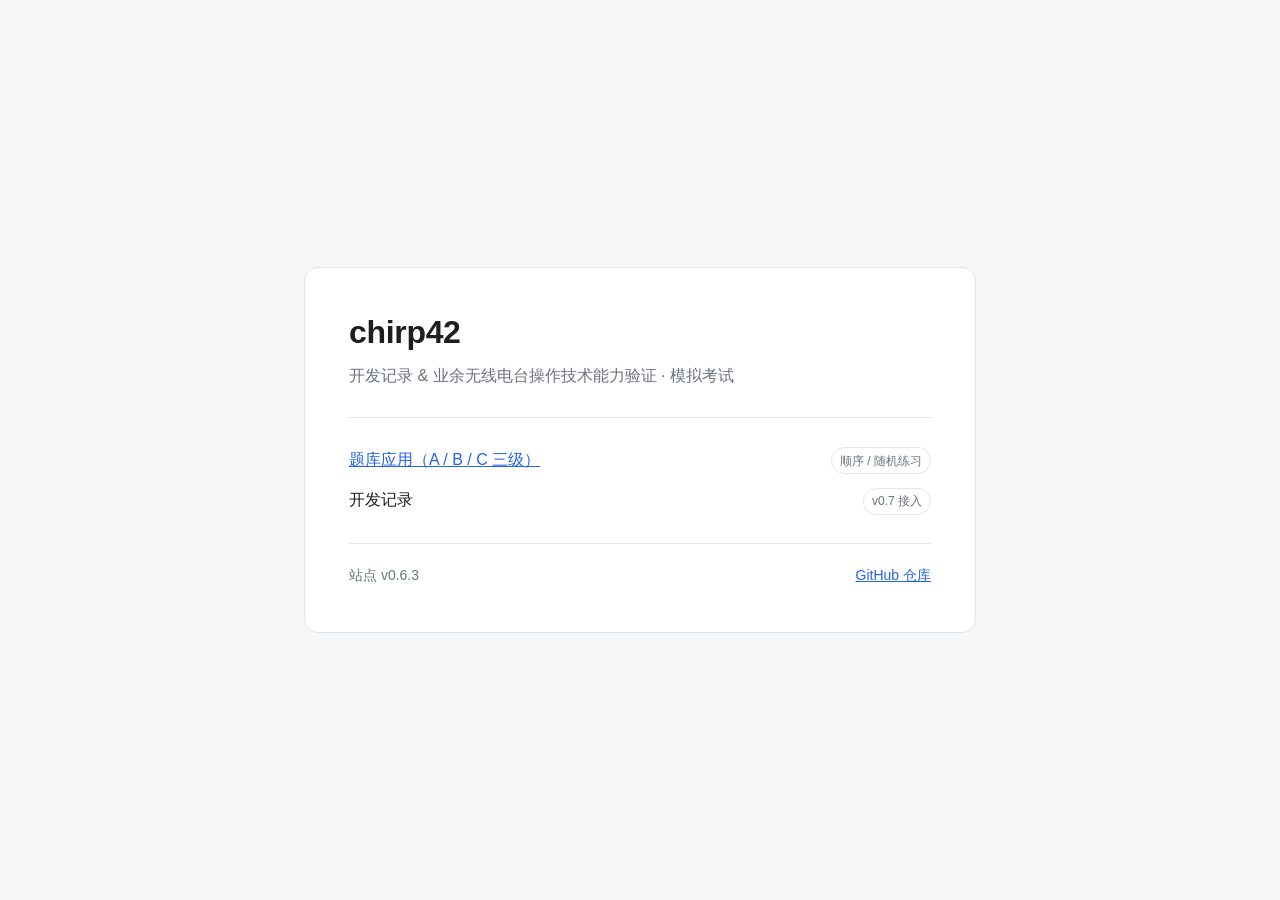
<file: index.html>
<!DOCTYPE html>
<html lang="zh-CN">
<head>
<meta charset="utf-8">
<meta name="viewport" content="width=device-width, initial-scale=1">
<meta name="color-scheme" content="light dark">
<title>chirp42 · 开发记录与业余无线电题库</title>
<meta name="description" content="开发记录与业余无线电台操作技术能力验证模拟考试。">
<style>
  :root {
    --bg: #f6f7f9;
    --fg: #1c1e21;
    --muted: #6b7280;
    --card: #ffffff;
    --line: #e3e5e9;
    --accent: #2563eb;
  }
  @media (prefers-color-scheme: dark) {
    :root {
      --bg: #16181c;
      --fg: #e8eaed;
      --muted: #9aa0a6;
      --card: #1f2227;
      --line: #303338;
      --accent: #7aa2f7;
    }
  }
  * { box-sizing: border-box; }
  html { -webkit-text-size-adjust: 100%; }
  body {
    margin: 0;
    min-height: 100vh;
    display: flex;
    align-items: center;
    justify-content: center;
    padding: 2rem 1.25rem;
    background: var(--bg);
    color: var(--fg);
    font: 16px/1.7 -apple-system, BlinkMacSystemFont, "Segoe UI", "Microsoft YaHei", "PingFang SC", "Hiragino Sans GB", sans-serif;
  }
  main {
    width: 100%;
    max-width: 42rem;
    background: var(--card);
    border: 1px solid var(--line);
    border-radius: 14px;
    padding: clamp(1.5rem, 5vw, 2.75rem);
  }
  h1 {
    margin: 0;
    font-size: clamp(1.5rem, 5vw, 2rem);
    line-height: 1.3;
    letter-spacing: -0.01em;
  }
  .sub { margin: .5rem 0 0; color: var(--muted); }
  .rule { height: 1px; background: var(--line); border: 0; margin: 1.75rem 0; }
  ul { margin: 0; padding: 0; list-style: none; display: grid; gap: .75rem; }
  li {
    display: flex;
    gap: .75rem;
    align-items: baseline;
    justify-content: space-between;
    flex-wrap: wrap;
  }
  .soon { color: var(--muted); }
  .tag {
    font-size: .75rem;
    padding: .15rem .5rem;
    border: 1px solid var(--line);
    border-radius: 999px;
    color: var(--muted);
    white-space: nowrap;
  }
  footer {
    margin-top: 1.75rem;
    padding-top: 1.25rem;
    border-top: 1px solid var(--line);
    display: flex;
    gap: .75rem;
    justify-content: space-between;
    flex-wrap: wrap;
    font-size: .875rem;
    color: var(--muted);
  }
  a { color: var(--accent); }
  a:focus-visible { outline: 2px solid var(--accent); outline-offset: 2px; border-radius: 4px; }
</style>
</head>
<body>
<main>
  <h1>chirp42</h1>
  <p class="sub">开发记录 &amp; 业余无线电台操作技术能力验证 · 模拟考试</p>

  <hr class="rule">

  <ul>
    <li>
      <a href="/quiz/">题库应用（A / B / C 三级）</a>
      <span class="tag">顺序 / 随机练习</span>
    </li>
    <li>
      <span>开发记录</span>
      <span class="tag soon">v0.7 接入</span>
    </li>
  </ul>

  <footer>
    <span>站点 v0.6.3</span>
    <span><a href="https://github.com/chirp42/chirp42.github.io">GitHub 仓库</a></span>
  </footer>
</main>
</body>
</html>
</file>
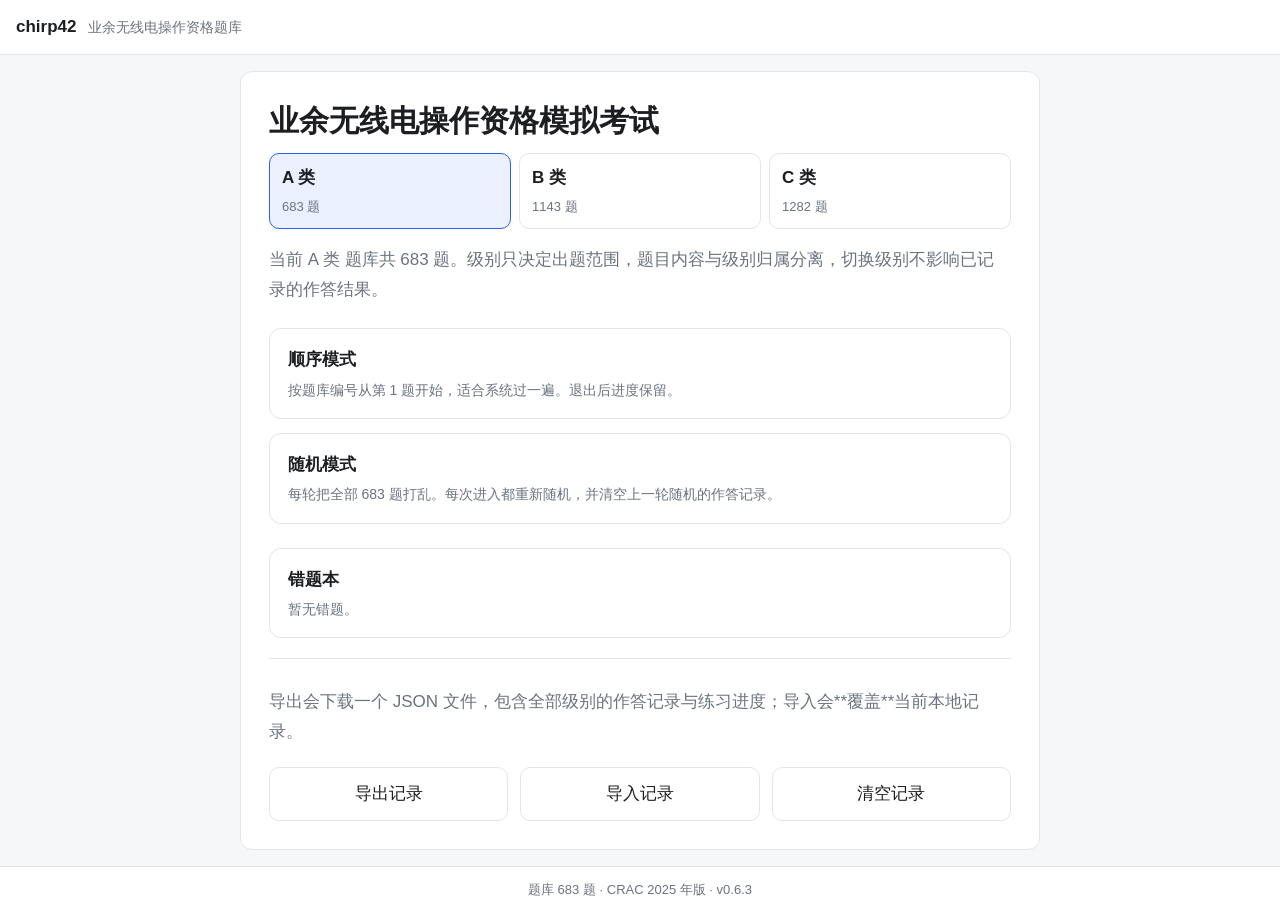
<file: quiz/index.html>
<!DOCTYPE html>
<html lang="zh-CN">
<head>
<meta charset="utf-8">
<meta name="viewport" content="width=device-width, initial-scale=1">
<meta name="color-scheme" content="light dark">
<title>业余无线电操作资格模拟考试</title>
<meta name="description" content="CRAC 业余无线电台操作技术能力验证题库练习。">
<!-- 静态资源带版本参数：站点没有构建步骤，无法自动生成内容哈希，
     所以每次发版手动改这里的 v= 值，否则浏览器（尤其手机）会一直用旧的
     app.js / style.css。改版本号时三处一起改：这里两处 + index.html 页脚。 -->
<link rel="stylesheet" href="style.css?v=0.6.3">
</head>
<body>
<header class="topbar">
  <a class="brand" href="/">chirp42</a>
  <span class="topbar-title">业余无线电操作资格题库</span>
</header>

<main id="main" class="wrap">
  <!-- 应用内容由 app.js 渲染；无 JS 时给出提示 -->
  <section class="card">
    <h1>业余无线电操作资格模拟考试</h1>
    <p class="note" id="boot">正在载入题库…</p>
  </section>
</main>

<footer class="footbar">
  <span id="foot-stat">题库来自 CRAC《业余无线电台操作技术能力验证题库（2025 年版）》</span>
</footer>

<script src="app.js?v=0.6.3"></script>
</body>
</html>
</file>
<file: quiz/style.css>
/* 业余无线电操作资格模拟考试 —— 移动端优先，无构建 */

/*
 * 设计令牌。颜色与字号只在这里定义，别处一律引用变量：
 * 之前散落着 13 种字号取值（含 .8125 / 1.0625 这类 1/16 碎值）和 5 个
 * 硬编码颜色，改一处要翻遍全文，深色模式也容易漏。
 */
:root {
  --bg: #f6f7f9;
  --fg: #1c1e21;
  --muted: #6b7280;
  --card: #ffffff;
  --line: #e3e5e9;
  --accent: #2563eb;
  --accent-soft: #eaf0fe;
  --ok: #15803d;
  --ok-soft: #e8f6ec;
  --bad: #b91c1c;
  --bad-soft: #fdeaea;
  /* 答题卡「当前题」的强调色（黄圈）。与对错色系不冲突。 */
  --spot: #d9a300;
  /* 主按钮上的文字色 */
  --on-accent: #fff;

  --radius: 12px;
  --radius-sm: 10px;

  /* 字号尺度：6 档，全部走变量 */
  --text-xs: .8125rem;   /* 13px 标签、角标 */
  --text-sm: .875rem;    /* 14px 说明、次要信息 */
  --text-base: 1rem;     /* 16px 信息行 */
  --text-md: 1.0625rem;  /* 17px 选项字母、按钮 */
  --text-lg: 1.25rem;    /* 20px 题干 */
  --text-xl: 1.4rem;     /* 标题（配合 clamp 放大） */

  /* 布局断点数值（仅供注释参考，媒体查询里必须写字面量） */
}

@media (prefers-color-scheme: dark) {
  :root {
    --bg: #16181c;
    --fg: #e8eaed;
    --muted: #9aa0a6;
    --card: #1f2227;
    --line: #303338;
    --accent: #7aa2f7;
    --accent-soft: #24314a;
    --ok: #6ee7a0;
    --ok-soft: #1d3327;
    --bad: #fca5a5;
    --bad-soft: #3a2222;
    --spot: #f2c94c;
    --on-accent: #10131a;
  }
}

* { box-sizing: border-box; }

html {
  -webkit-text-size-adjust: 100%;
}

body {
  margin: 0;
  min-height: 100vh;
  display: flex;
  flex-direction: column;
  background: var(--bg);
  color: var(--fg);
  font: 17px/1.75 -apple-system, BlinkMacSystemFont, "Segoe UI", "Microsoft YaHei",
        "PingFang SC", "Hiragino Sans GB", sans-serif;
}

/* ---------------- 顶栏与底栏 ---------------- */

.topbar {
  display: flex;
  align-items: center;
  gap: .75rem;
  padding: .75rem 1rem;
  border-bottom: 1px solid var(--line);
  background: var(--card);
  position: sticky;
  top: 0;
  z-index: 10;
}

.brand {
  font-weight: 600;
  color: var(--fg);
  text-decoration: none;
}

.topbar-title {
  color: var(--muted);
  font-size: var(--text-sm);
}

.footbar {
  margin-top: auto;
  padding: .75rem 1rem calc(.75rem + env(safe-area-inset-bottom));
  border-top: 1px solid var(--line);
  background: var(--card);
  color: var(--muted);
  font-size: var(--text-xs);
  text-align: center;
}

/* ---------------- 布局 ---------------- */

/*
 * 宽度分级：练习页是双栏（题干 + 答题卡），需要更宽；
 * 其余页面（首页、错题本、成绩）是单栏，太宽反而不好读。
 */
.wrap {
  width: 100%;
  max-width: 52rem;
  margin: 0 auto;
  padding: 1rem;
}

.wrap.is-wide { max-width: 76rem; }

.card {
  background: var(--card);
  border: 1px solid var(--line);
  border-radius: var(--radius);
  padding: clamp(1rem, 4vw, 1.75rem);
}

h1 {
  margin: 0 0 .75rem;
  font-size: clamp(var(--text-xl), 5vw, 1.9rem);
  line-height: 1.35;
}

.note {
  color: var(--muted);
  margin: .5rem 0 0;
}

.note.error { color: var(--bad); }

/* ---------------- 级别选择 ---------------- */

.levels {
  display: flex;
  gap: .5rem;
  margin: 0 0 1rem;
}

.level {
  flex: 1;
  display: flex;
  flex-direction: column;
  gap: .15rem;
  align-items: flex-start;
  min-height: 48px;
  padding: .6rem .75rem;
  border: 1px solid var(--line);
  border-radius: var(--radius-sm);
  background: var(--card);
  color: var(--fg);
  font: inherit;
  text-align: left;
  cursor: pointer;
}

.level:hover:not(:disabled) {
  border-color: var(--accent);
  background: var(--accent-soft);
}

.level.is-current {
  border-color: var(--accent);
  background: var(--accent-soft);
  cursor: default;
}

.level:disabled { opacity: 1; }

.level-name { font-weight: 600; }

.level-meta {
  font-size: var(--text-xs);
  color: var(--muted);
}

/* ---------------- 通用按钮 ---------------- */

.btn {
  display: inline-flex;
  align-items: center;
  justify-content: center;
  min-height: 54px;
  padding: .7rem 1.5rem;
  font-size: var(--text-md);
  border: 1px solid var(--line);
  border-radius: var(--radius-sm);
  background: var(--card);
  color: var(--fg);
  font: inherit;
  font-weight: 500;
  cursor: pointer;
}

.btn:hover:not(:disabled) { border-color: var(--accent); }

.btn:disabled {
  opacity: .5;
  cursor: not-allowed;
}

.btn:focus-visible {
  outline: 2px solid var(--accent);
  outline-offset: 2px;
}

.btn-primary {
  background: var(--accent);
  border-color: var(--accent);
  color: var(--on-accent);
}

.btn-primary:hover:not(:disabled) { filter: brightness(1.08); }

.btn-block { width: 100%; }

/* 进度条里的小号按钮（结束） */
.btn-small {
  min-height: 0;
  padding: .2rem .7rem;
  font-size: var(--text-xs);
}

/* ---------------- 模式选择 ---------------- */

.modes {
  display: grid;
  gap: .875rem;
  margin-top: 1.5rem;
}

.mode {
  display: block;
  width: 100%;
  text-align: left;
  padding: 1rem 1.1rem;
  border: 1px solid var(--line);
  border-radius: var(--radius);
  background: var(--card);
  color: var(--fg);
  font: inherit;
  cursor: pointer;
}

.mode:hover:not(:disabled) {
  border-color: var(--accent);
  background: var(--accent-soft);
}

.mode:disabled { opacity: .45; cursor: not-allowed; }

.mode-name { display: block; font-weight: 600; }

.mode-desc {
  display: block;
  color: var(--muted);
  font-size: var(--text-sm);
  margin-top: .15rem;
}

/* ---------------- 练习页布局（题干 + 答题卡，同一张卡片内） ---------------- */

/*
 * 卡片内部的两栏：左侧题干与选项，右侧答题卡区块。
 * 窄屏自动堆叠成一列（此时答题卡的分隔线转成顶部横线）。
 * 用 stretch 让两栏等高——否则右栏内容更高、左栏更矮，顶边看起来不齐。
 */
.practice {
  display: grid;
  grid-template-columns: 1fr;
  gap: 1.5rem;
  align-items: stretch;
}

.q-side { min-width: 0; }

@media (min-width: 64rem) {
  /* 左栏可伸缩，右栏随屏幕变宽（参考图里右栏约占三分之一） */
  .practice { grid-template-columns: minmax(0, 1fr) clamp(24rem, 28vw, 30rem); }
}

/* 窄屏的答题卡规则集中在文件末尾的「浮动面板」一节，这里不再重复。 */

/* ---------------- 进度与题干 ---------------- */

.progress {
  display: flex;
  align-items: baseline;
  justify-content: space-between;
  gap: .5rem;
  color: var(--muted);
  font-size: var(--text-sm);
  margin-bottom: .75rem;
}

/* 题号与正文两列。题号列宽固定，题干与选项文字因此左对齐。 */
.q-row {
  display: grid;
  grid-template-columns: 2rem minmax(0, 1fr);
  align-items: start;
}

.q-num {
  font-weight: 600;
  line-height: 1.75;
  color: var(--fg);
}

.q-body { min-width: 0; }

/* 错题本里的章节号等宽显示（练习页已不显示章节） */
.chapter {
  font-family: ui-monospace, SFMono-Regular, Menlo, Consolas, monospace;
}

/* 判定反馈的容器，占据选项与按钮之间 */
.verdict-slot { margin-top: 1rem; }

.verdict-slot:empty { margin-top: 0; }

/* 题型标签一行 */
.qtypes {
  display: flex;
  flex-wrap: wrap;
  gap: .35rem;
  margin-bottom: .6rem;
}

.qtext {
  margin: 0 0 1.1rem;
  font-size: var(--text-lg);
  line-height: 1.8;
  white-space: pre-wrap;
  overflow-wrap: anywhere;
}

.qtype {
  display: inline-block;
  font-size: var(--text-xs);
  color: var(--muted);
  border: 1px solid var(--line);
  border-radius: 999px;
  padding: .1rem .5rem;
  margin-bottom: .75rem;
}

/* ---------------- 选项 ---------------- */

.options {
  display: grid;
  gap: .7rem;
  margin: 0;
  padding: 0;
  border: 0;
}

.opt {
  display: flex;
  align-items: flex-start;
  gap: .8rem;
  min-height: 56px;
  padding: .9rem 1.05rem;
  border: 1px solid var(--line);
  border-radius: var(--radius-sm);
  background: var(--card);
  cursor: pointer;
}

.opt:hover { border-color: var(--accent); }

.opt input {
  flex: none;
  width: 1.3rem;
  height: 1.3rem;
  margin: .28rem 0 0;
  accent-color: var(--accent);
}

.opt-key {
  flex: none;
  font-weight: 600;
  color: var(--muted);
  min-width: 1.25rem;
  font-size: var(--text-md);
}

.opt-text {
  overflow-wrap: anywhere;
}

.opt.is-selected {
  border-color: var(--accent);
  background: var(--accent-soft);
}

.opt.is-correct {
  border-color: var(--ok);
  background: var(--ok-soft);
}

.opt.is-wrong {
  border-color: var(--bad);
  background: var(--bad-soft);
}

/* 判定后禁用点击，但仍可读 */
.opt.is-locked { cursor: default; }
.opt.is-locked:hover { border-color: var(--line); }
.opt.is-correct.is-locked:hover { border-color: var(--ok); }
.opt.is-wrong.is-locked:hover { border-color: var(--bad); }

/* ---------------- 判定与操作区 ---------------- */

.verdict {
  margin-top: 1rem;
  padding: .85rem 1rem;
  border-radius: var(--radius-sm);
  border: 1px solid var(--line);
  font-weight: 500;
}

.verdict.ok {
  border-color: var(--ok);
  background: var(--ok-soft);
  color: var(--ok);
}

.verdict.bad {
  border-color: var(--bad);
  background: var(--bad-soft);
  color: var(--bad);
}

.verdict .answer {
  display: block;
  margin-top: .35rem;
  font-weight: 400;
  color: var(--fg);
  font-size: var(--text-sm);
}

.actions {
  display: flex;
  gap: .75rem;
  margin-top: 1.25rem;
}

.actions .btn { flex: 1; }

/* ---------------- 成绩页 ---------------- */

.summary {
  margin: .75rem 0 .25rem;
  border: 1px solid var(--line);
  border-radius: var(--radius);
  overflow: hidden;
}

.summary-row {
  display: flex;
  align-items: baseline;
  gap: .75rem;
  padding: .6rem .8rem;
  border-top: 1px solid var(--line);
}

.summary-row:first-child { border-top: 0; }

.summary-name {
  flex: none;
  min-width: 4.5rem;
  font-weight: 600;
}

.summary-val {
  color: var(--muted);
  font-size: var(--text-sm);
}

/* ---------------- 答题卡 ---------------- */

/*
 * 答题卡已并入题目卡片，是卡片内部的一个区块（不是另一张卡片）。
 * 宽屏时靠一条左侧分隔线与题干分开；窄屏堆叠时分隔线转到顶部（见文末媒体查询）。
 */
.sheet {
  border-left: 1px solid var(--line);
  padding-left: clamp(1rem, 2.5vw, 1.75rem);
}

/* 面板标题：模式名 +（顺序模式下）「清空答题」按钮 */
.sheet-head {
  display: flex;
  align-items: center;
  justify-content: space-between;
  gap: .75rem;
  padding-bottom: .6rem;
  margin-bottom: .75rem;
  border-bottom: 1px solid var(--line);
}

.sheet-mode {
  font-size: var(--text-lg);
  font-weight: 700;
}

/* 标题右侧的按钮组（清空答题 / 收起） */
.sheet-head-btns {
  display: flex;
  align-items: center;
  gap: .5rem;
  flex: none;
}

/* 名称 + 值 的信息行 */
.meta-row {
  display: grid;
  grid-template-columns: 6rem minmax(0, 1fr);
  gap: .5rem;
  align-items: baseline;
  margin-bottom: .45rem;
  font-size: var(--text-base);
}

.meta-name { color: var(--muted); }

.meta-val {
  font-family: ui-monospace, SFMono-Regular, Menlo, Consolas, monospace;
  /* 数字等宽，进度变化时不会左右抖动 */
  font-variant-numeric: tabular-nums;
  word-break: break-all;
}

.sheet-stat {
  color: var(--muted);
  font-size: var(--text-sm);
  margin: .6rem 0 .75rem;
}

/* 题量大（B 级 1143、C 级 1282）时表格自身滚动，不挤压题目区 */
.sheet-grid {
  display: grid;
  grid-template-columns: repeat(auto-fill, minmax(2.6rem, 1fr));
  gap: .5rem;
  max-height: 26rem;
  overflow-y: auto;
  padding-right: .15rem;
  /* 格子里的数字字号：随格子宽度缩放，最多四位也放得下 */
  --cell-text: clamp(.72rem, 1.1vw, .9rem);
}

.sheet-cell {
  aspect-ratio: 1 / 1;
  display: flex;
  align-items: center;
  justify-content: center;
  padding: 0;
  border: 1px solid var(--line);
  border-radius: 50%;
  background: var(--card);
  color: var(--fg);
  font: inherit;
  /*
   * 格子里是本轮序号（1..N，最多四位）。字号跟着格子宽度走，
   * 位数多时也能放得下。
   */
  font-size: var(--cell-text, .9rem);
  font-variant-numeric: tabular-nums;
  line-height: 1;
  cursor: pointer;
}

/* 已作答：实心边框，与未作答的淡色区分 */
.sheet-cell[data-answered="yes"] {
  border-width: 2px;
}

/* 未作答：底色压暗一点，一眼能看出还没做 */
.sheet-cell:not([data-answered]) {
  color: var(--muted);
  background: var(--bg);
}

.sheet-cell:hover {
  border-color: var(--accent);
  background: var(--accent-soft);
}

.sheet-cell.is-right {
  border-color: var(--ok);
  background: var(--ok-soft);
  color: var(--ok);
  font-weight: 600;
}

.sheet-cell.is-wrong {
  border-color: var(--bad);
  background: var(--bad-soft);
  color: var(--bad);
  font-weight: 600;
}

/* 当前题：黄圈，与对错色不冲突。点它等于原地不动，所以指针用默认。 */
.sheet-cell.is-current {
  border-color: var(--spot);
  box-shadow: inset 0 0 0 1px var(--spot);
  cursor: default;
}

.sheet-cell:focus-visible {
  outline: 2px solid var(--accent);
  outline-offset: 2px;
}

/* ---------------- 数据管理（导出 / 导入 / 清空） ---------------- */

.datatools {
  margin-top: 1.25rem;
  padding-top: 1.25rem;
  border-top: 1px solid var(--line);
}

/* 导入 / 导出的结果提示 */
.notice {
  margin: 1rem 0 0;
  padding: .7rem .9rem;
  border: 1px solid var(--accent);
  border-radius: var(--radius-sm);
  background: var(--accent-soft);
  font-size: var(--text-sm);
}

.notice.error {
  border-color: var(--bad);
  background: var(--bad-soft);
  color: var(--bad);
}

/* ---------------- 错题本 ---------------- */

.nb-list {
  display: grid;
  gap: .75rem;
  margin-top: 1rem;
}

.nb-item {
  padding: .85rem .95rem;
  border: 1px solid var(--line);
  border-radius: var(--radius-sm);
  background: var(--card);
}

.nb-text {
  margin: 0 0 .4rem;
  line-height: 1.7;
  overflow-wrap: anywhere;
}

.nb-item .note {
  margin: 0 0 .6rem;
  font-size: var(--text-xs);
}

/* ---------------- 窄屏：答题卡改为浮动面板 + 右下角唤出按钮 ---------------- */

/*
 * 手机上答题卡竖排堆在题目下方太高（最多 1282 个格子），改为：
 * 默认收起 → 右下角浮动按钮唤出 → 盖在内容上的浮动面板 → 再点收起。
 * 宽屏（>= 64rem）不受影响，右栏常驻显示。
 */

/* 唤出按钮与「收起」按钮：默认隐藏，只在窄屏的练习页出现 */
.sheet-fab { display: none; }
.sheet-close { display: none; }

/* 背景遮罩：点空白处也收起 */
.sheet-backdrop {
  position: fixed;
  inset: 0;
  z-index: 20;
  background: rgba(0, 0, 0, .35);
  display: none;
}

/* 底部悬浮操作条，便于单手操作 */
@media (max-width: 34rem) {
  .actions {
    position: sticky;
    bottom: 0;
    padding: .6rem 0 calc(.6rem + env(safe-area-inset-bottom));
    background: linear-gradient(to top, var(--card) 70%, transparent);
  }

  /* 极窄屏放不下数字时只留色块，仍可点 */
  .sheet-cell { font-size: 0; }
}

@media (max-width: 63.999rem) {
  /* 窄屏时答题卡不再是右栏的一部分，收起/展开全部由浮动面板规则接管 */

  .card.has-sheet .sheet-fab {
    display: inline-flex;
    position: fixed;
    right: 1rem;
    bottom: calc(1rem + env(safe-area-inset-bottom));
    z-index: 25;
    min-height: 52px;
    padding: 0 1.1rem;
    border-radius: 999px;
    box-shadow: 0 6px 20px rgba(0, 0, 0, .28);
  }

  /* 收起时答题卡不占位 */
  .card.has-sheet .sheet { display: none; }

  /* 展开：盖在内容上的浮动面板 */
  .card.has-sheet.is-sheet-open .sheet {
    display: block;
    position: fixed;
    left: 0;
    right: 0;
    bottom: 0;
    z-index: 30;
    max-height: 72vh;
    overflow-y: auto;
    padding: 1rem 1rem calc(1rem + env(safe-area-inset-bottom));
    background: var(--card);
    border: 0;
    border-top: 1px solid var(--line);
    border-radius: var(--radius) var(--radius) 0 0;
    box-shadow: 0 -8px 28px rgba(0, 0, 0, .22);
  }

  .card.has-sheet.is-sheet-open .sheet-backdrop { display: block; }

  /* 面板里标题吸顶，滚动时也能点到「收起」 */
  .card.has-sheet.is-sheet-open .sheet-head {
    position: sticky;
    top: 0;
    z-index: 1;
    background: var(--card);
  }

  .card.has-sheet.is-sheet-open .sheet-close { display: inline-flex; }

  /* 面板自身滚动，格子高度不再另外受限 */
  .card.has-sheet.is-sheet-open .sheet-grid { max-height: none; }

  /* 打开面板时锁住背景滚动 */
  body.sheet-locked { overflow: hidden; }
}

/* ---------------- 矮窗口：压缩纵向间距，尽量一屏放下 ---------------- */

/*
 * 目标：常见窗口高度下不用滚动就能看完一页。
 * 这里按**高度**加规则而不是按宽度——溢出主要发生在横屏手机和笔记本
 * 矮窗口上，那些情况下宽度其实很充裕。
 */
@media (max-height: 52rem) {
  .card { padding: 1rem 1.25rem; }

  h1 { font-size: var(--text-lg); margin-bottom: .5rem; }

  .levels { margin-bottom: .6rem; }
  .level { padding: .45rem .6rem; }

  .modes { gap: .5rem; margin-top: .85rem; }
  .mode { padding: .7rem .9rem; }
  .mode-desc { font-size: var(--text-xs); }

  /* 数据管理块：说明文字在矮窗口里最不必要，收掉 */
  .datatools { margin-top: .85rem; padding-top: .85rem; }
  .datatools > .note { display: none; }
  .actions { margin-top: .85rem; }
  .btn { min-height: 46px; }

  /* 练习页：选项更紧凑，让题干、选项、按钮尽量同屏 */
  .options { gap: .5rem; }
  .opt { min-height: 46px; padding: .6rem .8rem; }
  .qtext { margin-bottom: .8rem; font-size: var(--text-md); }
  .qtypes { margin-bottom: .4rem; }
  .progress { margin-bottom: .5rem; }
  .sheet-grid { max-height: 15rem; }
}

/* 极矮窗口（如横屏手机）：进一步压缩 */
@media (max-height: 34rem) {
  .card { padding: .75rem .9rem; }
  h1 { font-size: var(--text-md); }
  .level { min-height: 40px; padding: .35rem .5rem; }
  .mode { padding: .55rem .8rem; }
  .opt { min-height: 40px; padding: .5rem .7rem; }
  .qtext { font-size: var(--text-base); margin-bottom: .6rem; }
  .actions { margin-top: .6rem; }
  .btn { min-height: 42px; font-size: var(--text-base); }
}
</file>
